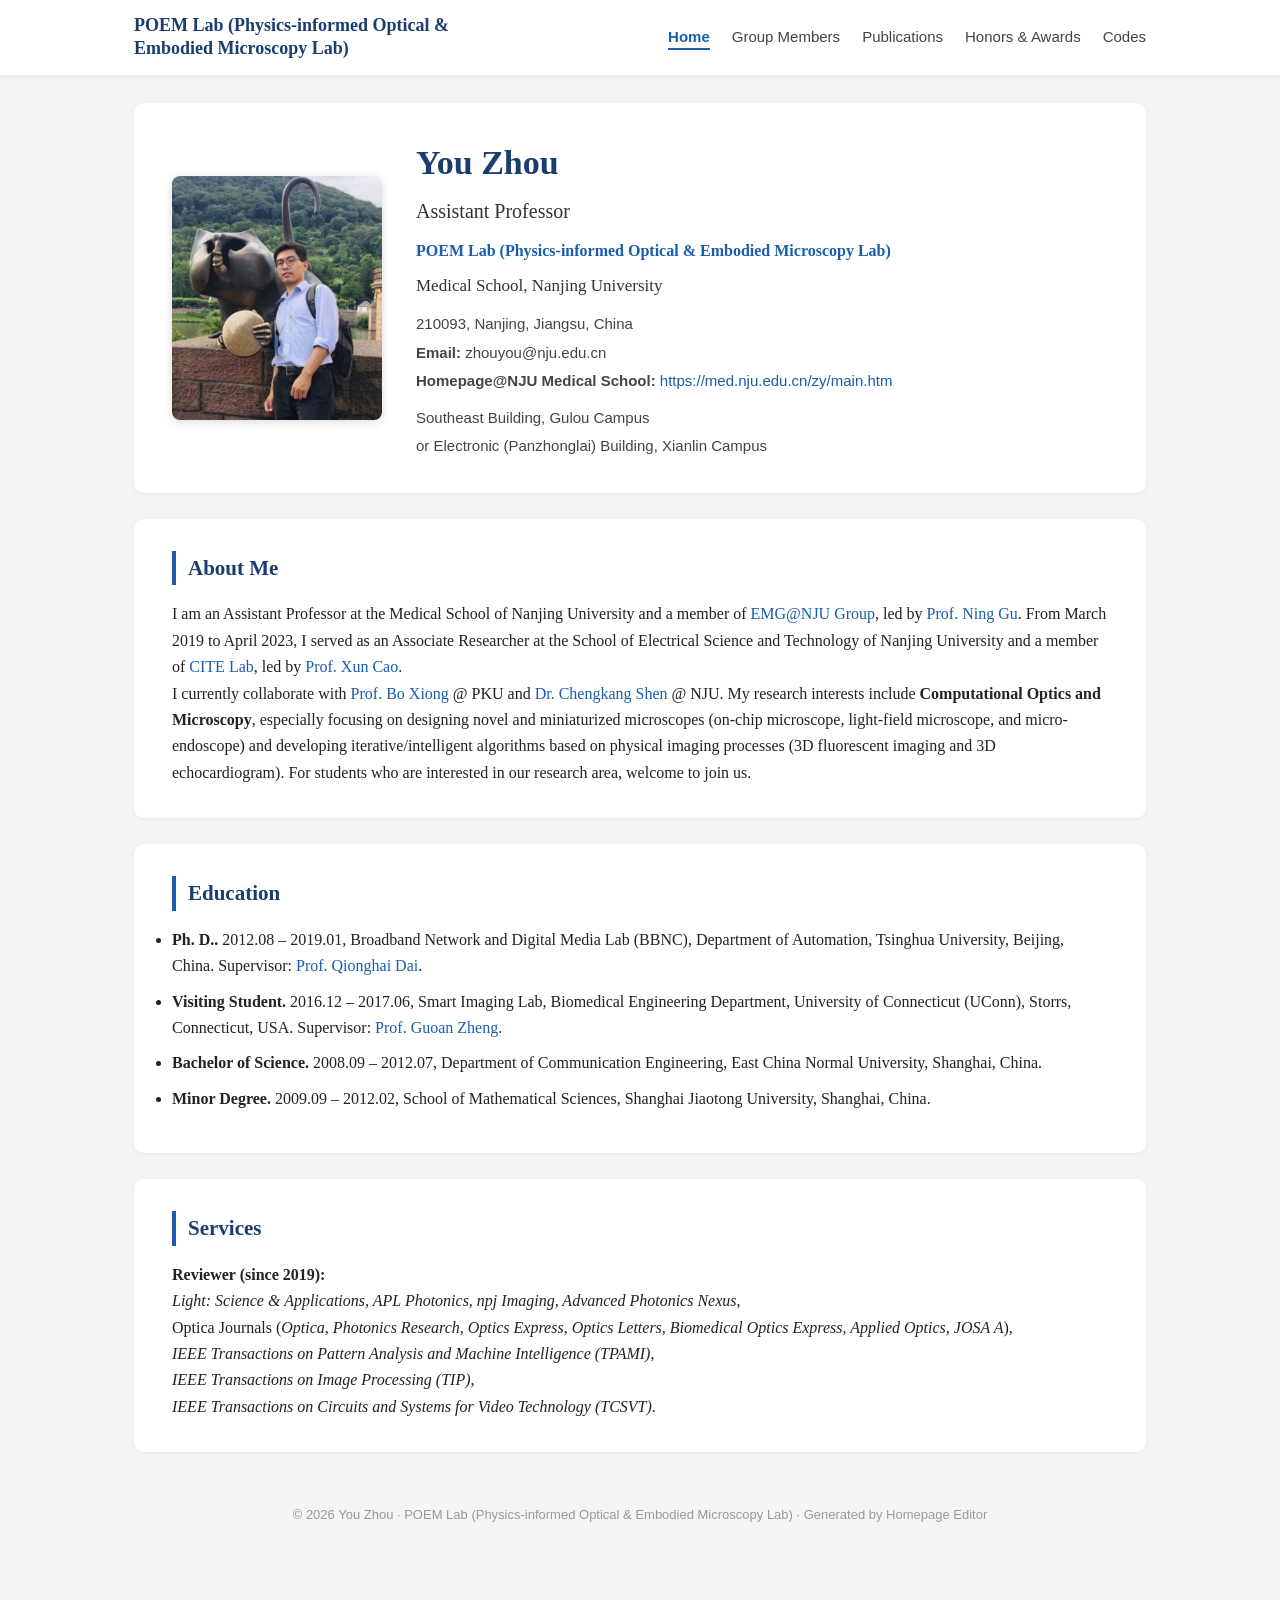
<file: index.html>
<!DOCTYPE html>
<html lang="en"><head><meta charset="utf-8"><meta name="viewport" content="width=device-width,initial-scale=1">
<title>You Zhou · POEM Lab (Physics-informed Optical &amp; Embodied Microscopy Lab)</title><link rel="stylesheet" href="style.css"></head><body>
<nav class="nav"><div class="nav-inner"><a class="brand" href="index.html">POEM Lab (Physics-informed Optical &amp; Embodied Microscopy Lab)</a><div class="links nav-links"><a href="index.html" class="active">Home</a><a href="members.html">Group Members</a><a href="publications.html">Publications</a><a href="honors.html">Honors & Awards</a><a href="codes.html">Codes</a></div></div></nav>
<div class="wrap">
<div class="card hero">
  <img src="photos/YZ_Hbg.jpg" alt="">
  <div class="info">
    <h1>You Zhou</h1>
    <div class="role">Assistant Professor</div>
    <div class="labline">POEM Lab (Physics-informed Optical &amp; Embodied Microscopy Lab)</div>
    <div class="role" style="font-size:17px">Medical School, Nanjing University</div>
    <div class="meta">210093, Nanjing, Jiangsu, China</div>
    <div class="meta"><strong>Email: </strong>zhouyou@nju.edu.cn</div>
    <div class="meta"><strong>Homepage@NJU Medical School: </strong><a href="https://med.nju.edu.cn/zy/main.htm" target="_blank">https://med.nju.edu.cn/zy/main.htm</a></div>
    <div class="meta" style="margin-top:8px">Southeast Building, Gulou Campus<br>or Electronic (Panzhonglai) Building, Xianlin Campus</div>
  </div>
</div>
<div class="card"><h2 class="sec">About Me</h2><p>I am an Assistant Professor at the Medical School of Nanjing University and a member of <a href="https://emg-nju.github.io/Homepage/" target="_blank">EMG@NJU Group</a>, led by <a href="https://med.nju.edu.cn/gn/main.htm" target="_blank">Prof. Ning Gu</a>. From March 2019 to April 2023, I served as an Associate Researcher at the School of Electrical Science and Technology of Nanjing University and a member of <a href="https://cite.nju.edu.cn/" target="_blank">CITE Lab</a>, led by <a href="https://cite.nju.edu.cn/People/Faculty/20190621/i5054.html" target="_blank">Prof. Xun Cao</a>.</p><p>I currently collaborate with <a href="https://imt.bjmu.edu.cn/szll/yjsds/yxgcjs_2/6657ae79fe2648efa71b0612b138c61c.htm" target="_blank">Prof. Bo Xiong</a> @ PKU and <a href="https://vision.nju.edu.cn/2c/f1/c29472a535793/page.htm" target="_blank">Dr. Chengkang Shen</a> @ NJU. My research interests include <strong>Computational Optics and Microscopy</strong>, especially focusing on designing novel and miniaturized microscopes (on-chip microscope, light-field microscope, and micro-endoscope) and developing iterative/intelligent algorithms based on physical imaging processes (3D fluorescent imaging and 3D echocardiogram). For students who are interested in our research area, welcome to join us.</p></div>
<div class="card"><h2 class="sec">Education</h2><ul class="edu"><li><strong>Ph. D..</strong> 2012.08 – 2019.01, Broadband Network and Digital Media Lab (BBNC), Department of Automation, Tsinghua University, Beijing, China. Supervisor: <a href="http://media.au.tsinghua.edu.cn/english/team/qhdai.html" target="_blank">Prof. Qionghai Dai</a>.</li><li><strong>Visiting Student.</strong> 2016.12 – 2017.06, Smart Imaging Lab, Biomedical Engineering Department, University of Connecticut (UConn), Storrs, Connecticut, USA. Supervisor: <a href="https://smartimaging.uconn.edu/our-team/" target="_blank">Prof. Guoan Zheng</a>.</li><li><strong>Bachelor of Science.</strong> 2008.09 – 2012.07, Department of Communication Engineering, East China Normal University, Shanghai, China.</li><li><strong>Minor Degree.</strong> 2009.09 – 2012.02, School of Mathematical Sciences, Shanghai Jiaotong University, Shanghai, China.</li></ul></div>
<div class="card"><h2 class="sec">Services</h2><p><strong>Reviewer (since 2019):</strong></p><p><em>Light: Science &amp; Applications, APL Photonics, npj Imaging,&nbsp;</em><i>Advanced Photonics Nexus,</i><br>Optica Journals (<em>Optica, Photonics Research, Optics Express, Optics Letters, Biomedical Optics Express, Applied Optics, JOSA A</em>),<br><em>IEEE Transactions on Pattern Analysis and Machine Intelligence (TPAMI)</em>,</p><p><i>IEEE Transactions on Image Processing (TIP),</i><br><em>IEEE Transactions on Circuits and Systems for Video Technology (TCSVT)</em>.</p></div>
<footer>© 2026 You Zhou · POEM Lab (Physics-informed Optical &amp; Embodied Microscopy Lab) · Generated by Homepage Editor</footer>
</div></body></html>
</file>
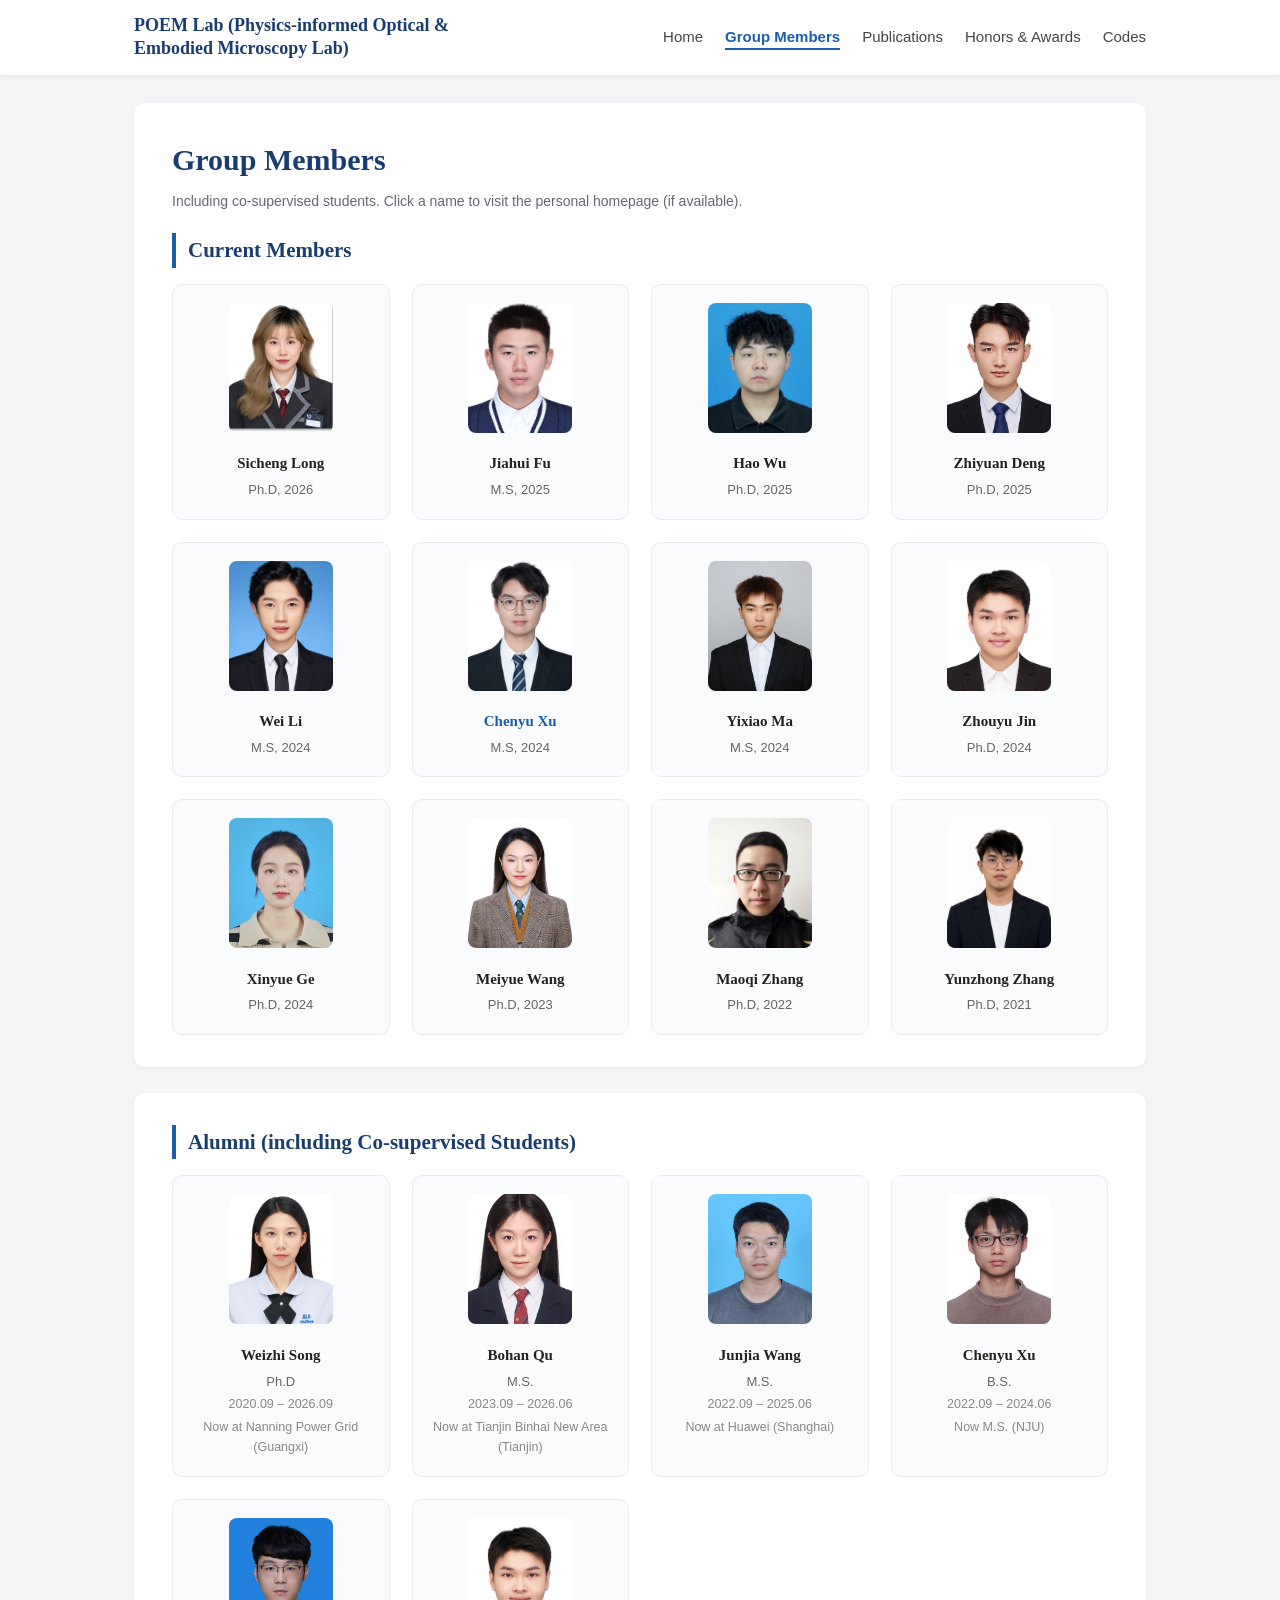
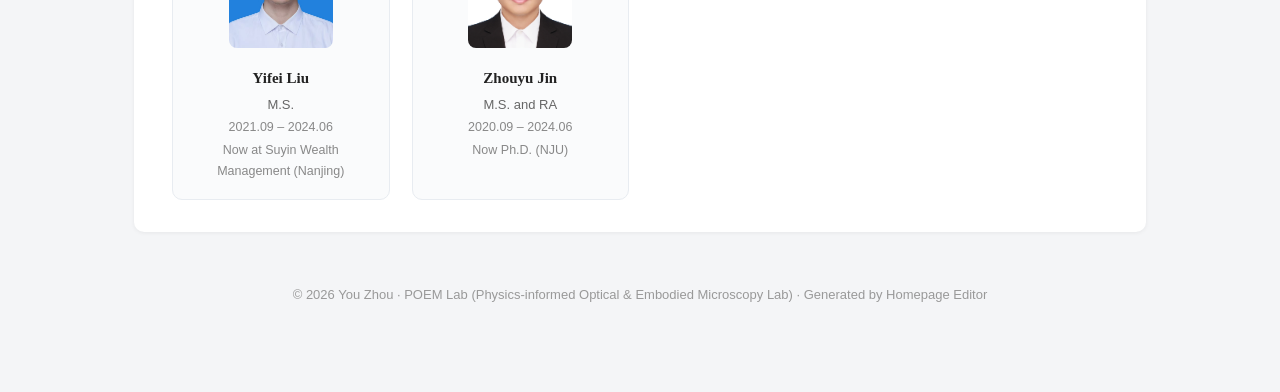
<file: members.html>
<!DOCTYPE html>
<html lang="en"><head><meta charset="utf-8"><meta name="viewport" content="width=device-width,initial-scale=1">
<title>Group Members - You Zhou · POEM Lab (Physics-informed Optical &amp; Embodied Microscopy Lab)</title><link rel="stylesheet" href="style.css"></head><body>
<nav class="nav"><div class="nav-inner"><a class="brand" href="index.html">POEM Lab (Physics-informed Optical &amp; Embodied Microscopy Lab)</a><div class="links nav-links"><a href="index.html">Home</a><a href="members.html" class="active">Group Members</a><a href="publications.html">Publications</a><a href="honors.html">Honors & Awards</a><a href="codes.html">Codes</a></div></div></nav>
<div class="wrap">
<div class="card"><h1 class="page-title">Group Members</h1>
<p style="color:#667;font-family:Verdana,sans-serif;font-size:14px">Including co-supervised students. Click a name to visit the personal homepage (if available).</p>
<h2 class="sec" style="margin-top:20px">Current Members</h2>
<div class="mgrid"><div class="mcard"><img src="photos/photo_1790515016506.jpg" alt=""><div class="nm">Sicheng Long</div><div class="dg">Ph.D, 2026</div></div><div class="mcard"><img src="photos/fujiahui.jpg" alt=""><div class="nm">Jiahui Fu</div><div class="dg">M.S, 2025</div></div><div class="mcard"><img src="photos/wuhao.jpg" alt=""><div class="nm">Hao Wu</div><div class="dg">Ph.D, 2025</div></div><div class="mcard"><img src="photos/dengzhiyuan.jpg" alt=""><div class="nm">Zhiyuan Deng</div><div class="dg">Ph.D, 2025</div></div><div class="mcard"><img src="photos/liwei.jpg" alt=""><div class="nm">Wei Li</div><div class="dg">M.S, 2024</div></div><div class="mcard"><img src="photos/photo_1790584128884.jpg" alt=""><div class="nm"><a href="https://chaos1025.github.io/" target="_blank">Chenyu Xu</a></div><div class="dg">M.S, 2024</div></div><div class="mcard"><img src="photos/mayixiao.jpg" alt=""><div class="nm">Yixiao Ma</div><div class="dg">M.S, 2024</div></div><div class="mcard"><img src="photos/jinzhouyu.jpg" alt=""><div class="nm">Zhouyu Jin</div><div class="dg">Ph.D, 2024</div></div><div class="mcard"><img src="photos/gexinyue.jpg" alt=""><div class="nm">Xinyue Ge</div><div class="dg">Ph.D, 2024</div></div><div class="mcard"><img src="photos/wangmeiyue.jpg" alt=""><div class="nm">Meiyue Wang</div><div class="dg">Ph.D, 2023</div></div><div class="mcard"><img src="photos/zhangmaoqi.jpg" alt=""><div class="nm">Maoqi Zhang</div><div class="dg">Ph.D, 2022</div></div><div class="mcard"><img src="photos/zhangyunzhong.png" alt=""><div class="nm">Yunzhong Zhang</div><div class="dg">Ph.D, 2021</div></div></div></div>
<div class="card"><h2 class="sec">Alumni (including Co-supervised Students)</h2>
<div class="mgrid"><div class="mcard"><img src="photos/photo_1790514822323.jpg" alt=""><div class="nm">Weizhi Song</div><div class="dg">Ph.D</div><div class="pd">2020.09 – 2026.09</div><div class="pd">Now at Nanning Power Grid (Guangxi)</div></div><div class="mcard"><img src="photos/qubohan.jpg" alt=""><div class="nm">Bohan Qu</div><div class="dg">M.S.</div><div class="pd">2023.09 – 2026.06</div><div class="pd">Now at Tianjin Binhai New Area (Tianjin)</div></div><div class="mcard"><img src="photos/wangjunjia.jpg" alt=""><div class="nm">Junjia Wang</div><div class="dg">M.S.</div><div class="pd">2022.09 – 2025.06</div><div class="pd">Now at Huawei (Shanghai)</div></div><div class="mcard"><img src="photos/xuchenyu.jpg" alt=""><div class="nm">Chenyu Xu</div><div class="dg">B.S.</div><div class="pd">2022.09 – 2024.06</div><div class="pd">Now M.S. (NJU)</div></div><div class="mcard"><img src="photos/liuyifei.jpg" alt=""><div class="nm">Yifei Liu</div><div class="dg">M.S.</div><div class="pd">2021.09 – 2024.06</div><div class="pd">Now at Suyin Wealth Management (Nanjing)</div></div><div class="mcard"><img src="photos/jinzhouyu.jpg" alt=""><div class="nm">Zhouyu Jin</div><div class="dg">M.S. and RA</div><div class="pd">2020.09 – 2024.06</div><div class="pd">Now Ph.D. (NJU)</div></div></div></div>
<footer>© 2026 You Zhou · POEM Lab (Physics-informed Optical &amp; Embodied Microscopy Lab) · Generated by Homepage Editor</footer>
</div></body></html>
</file>
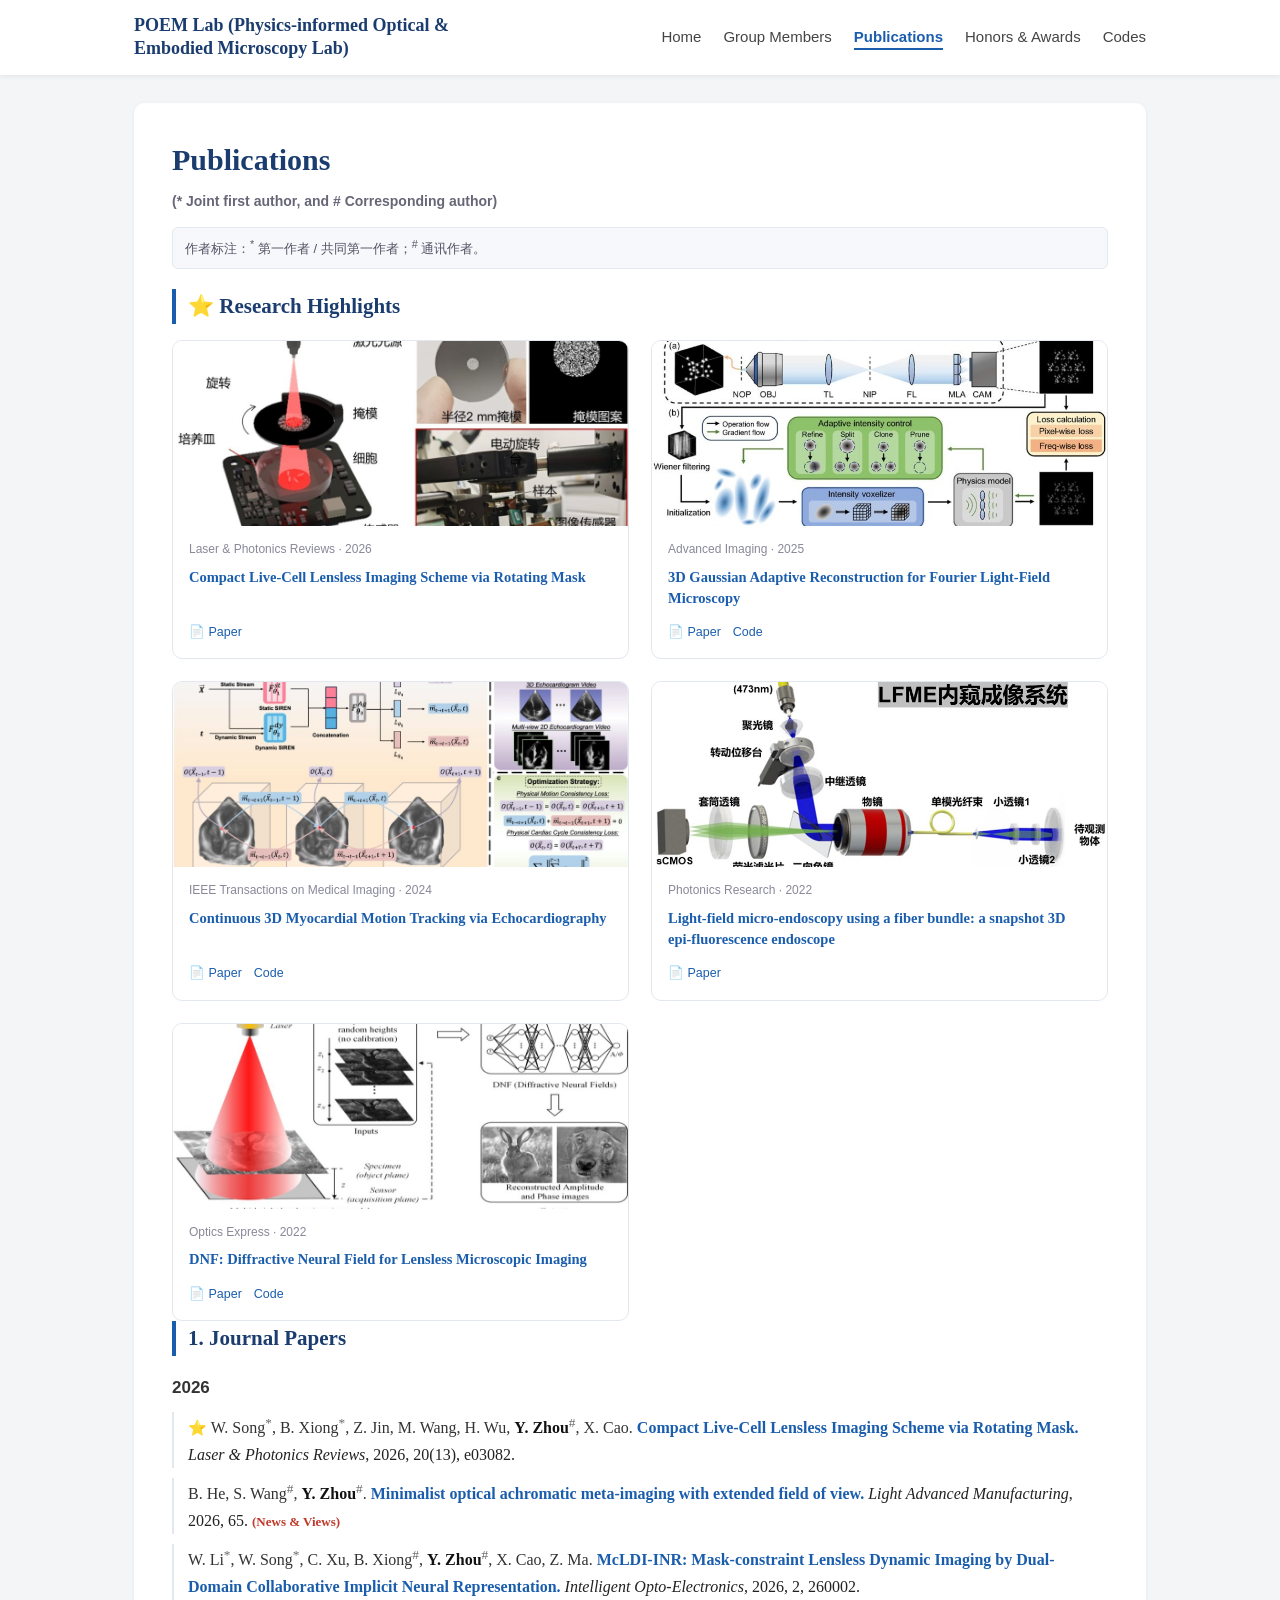
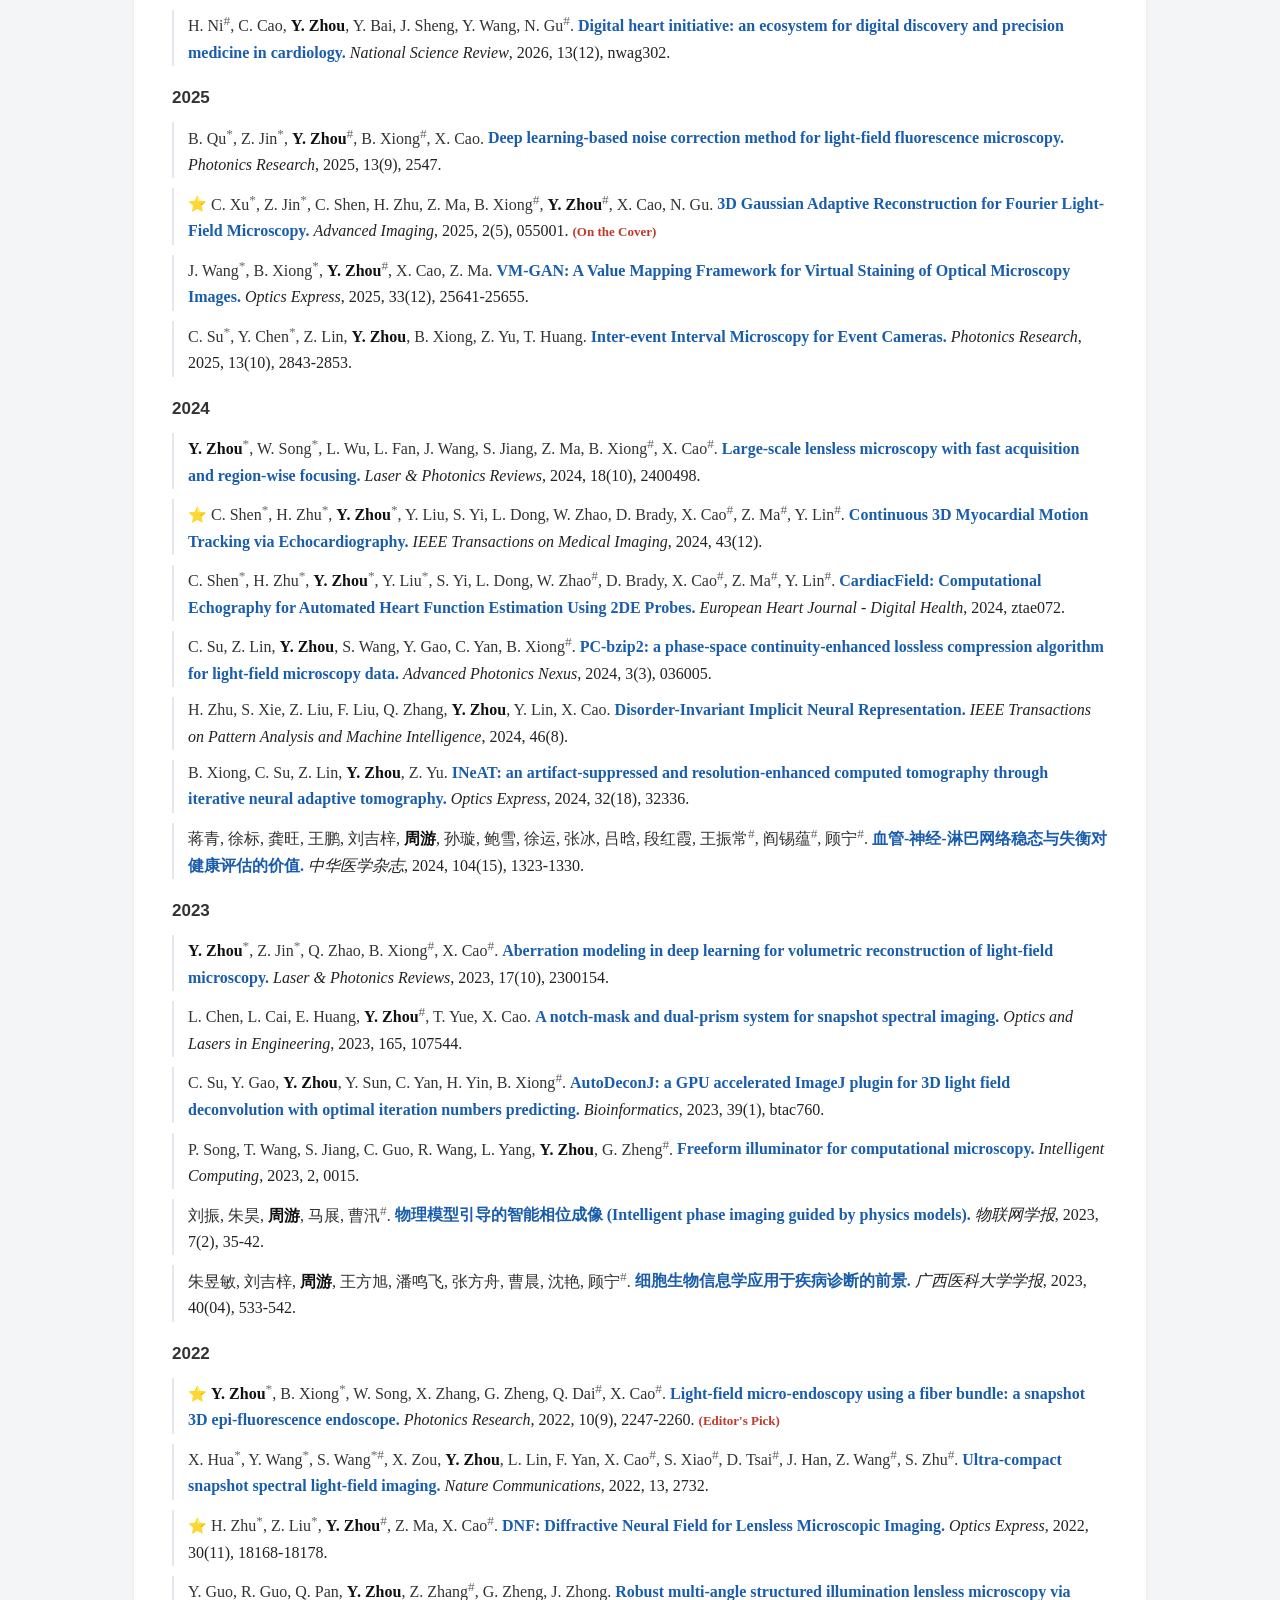
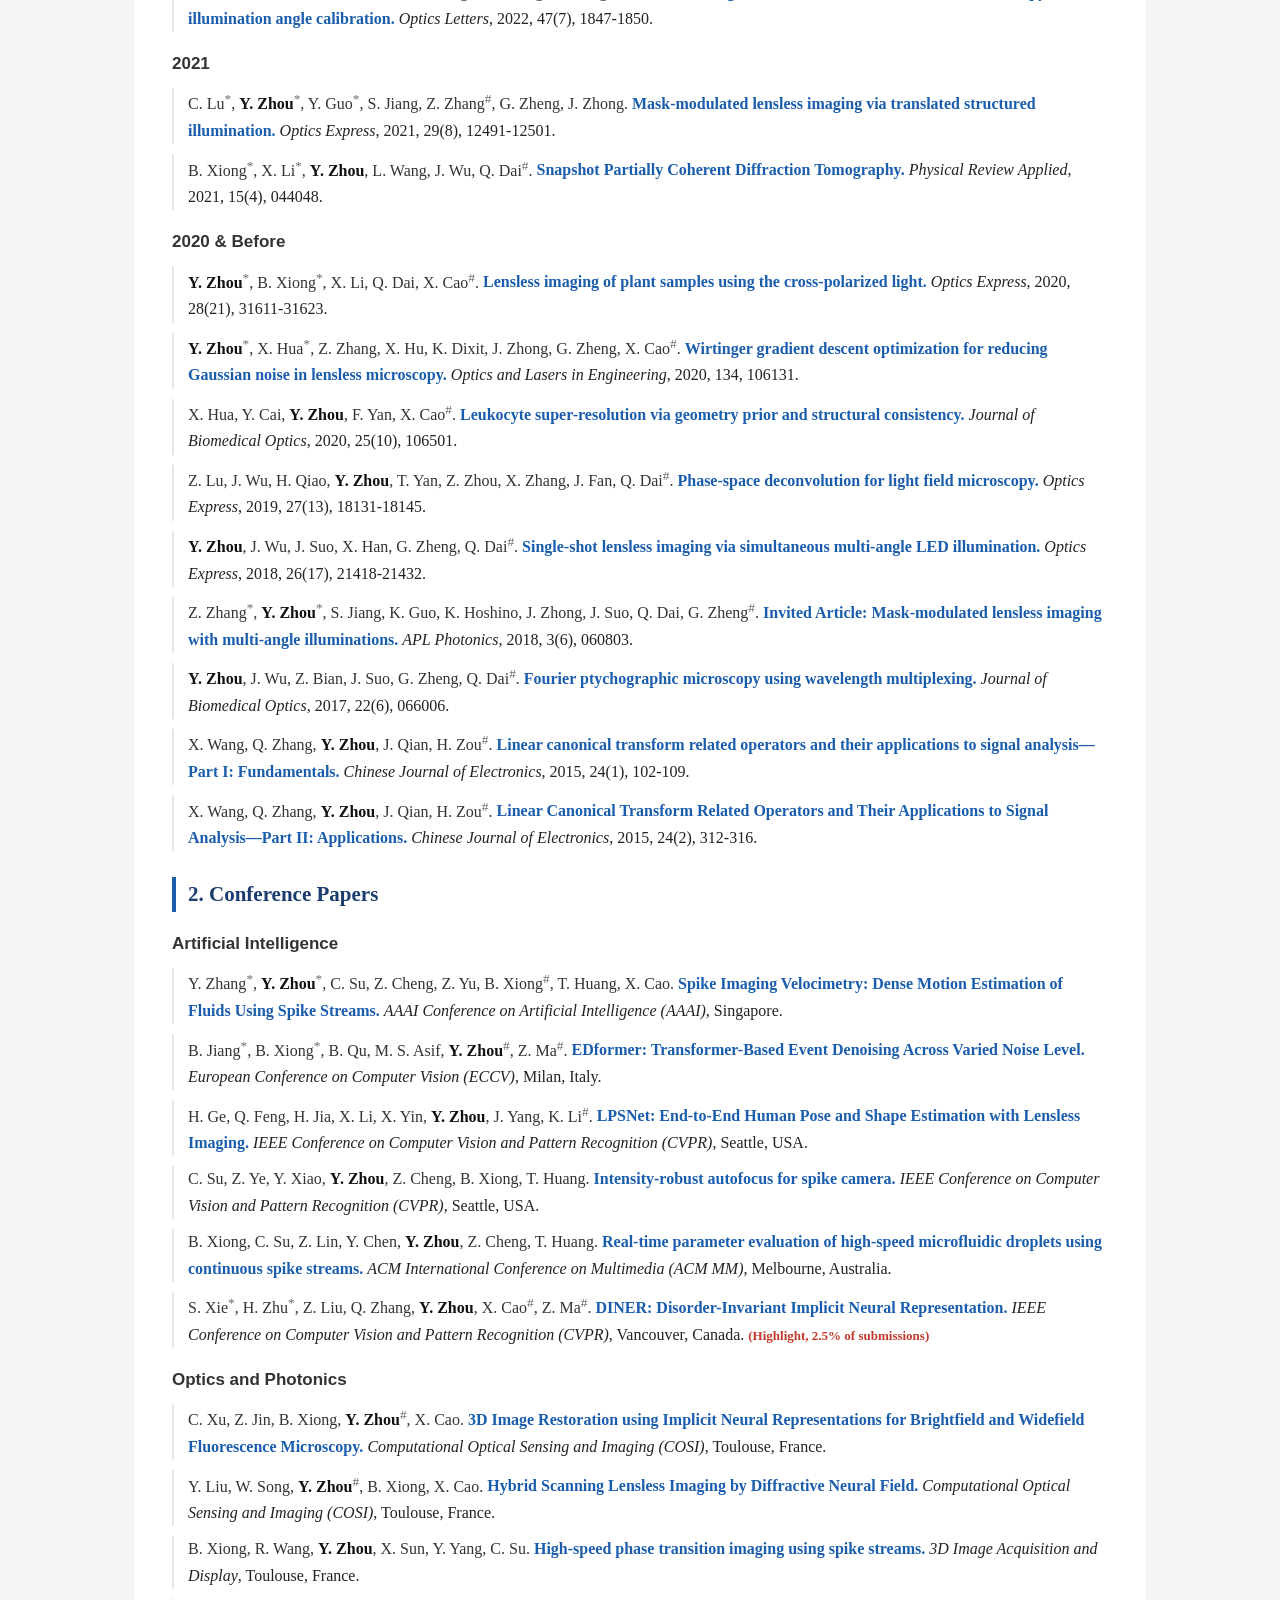
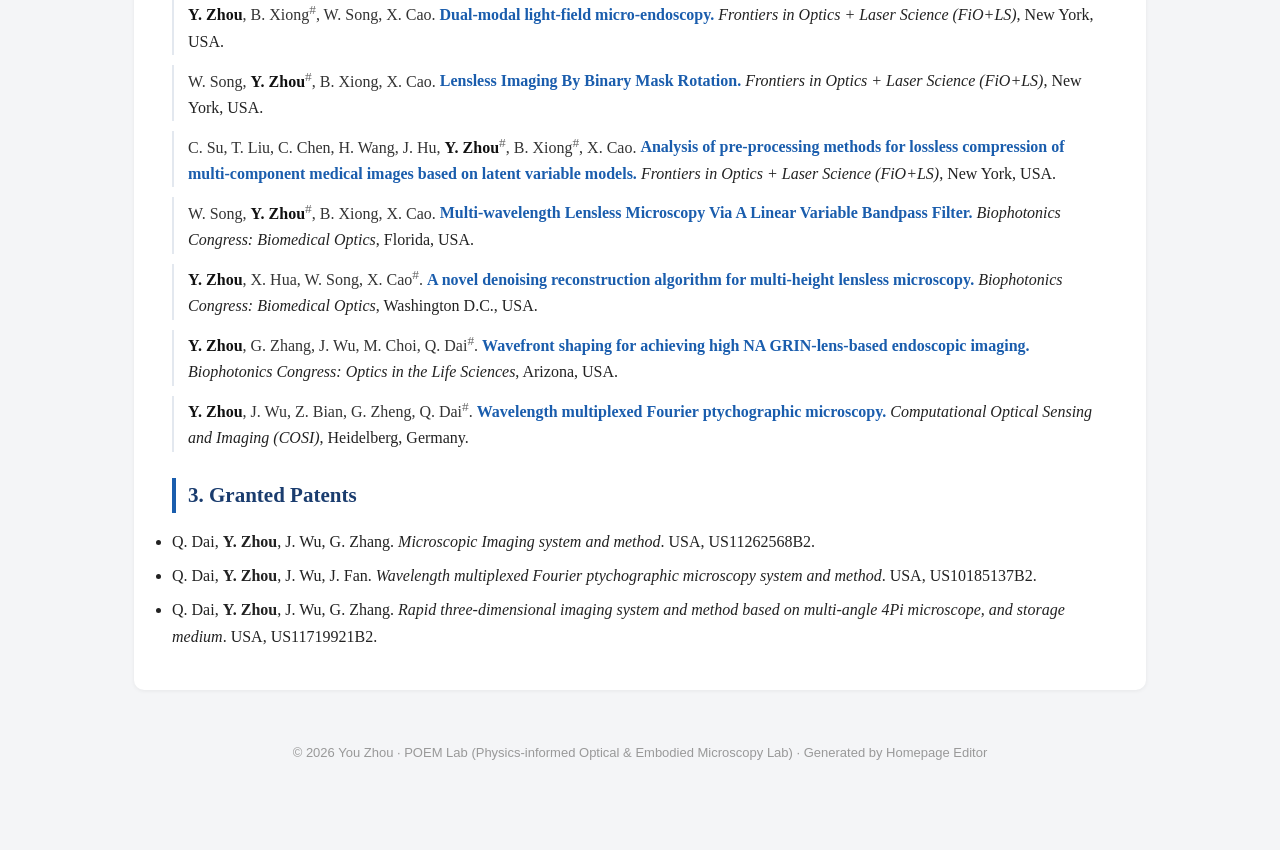
<file: publications.html>
<!DOCTYPE html>
<html lang="en"><head><meta charset="utf-8"><meta name="viewport" content="width=device-width,initial-scale=1">
<title>Publications - You Zhou · POEM Lab (Physics-informed Optical &amp; Embodied Microscopy Lab)</title><link rel="stylesheet" href="style.css"></head><body>
<nav class="nav"><div class="nav-inner"><a class="brand" href="index.html">POEM Lab (Physics-informed Optical &amp; Embodied Microscopy Lab)</a><div class="links nav-links"><a href="index.html">Home</a><a href="members.html">Group Members</a><a href="publications.html" class="active">Publications</a><a href="honors.html">Honors & Awards</a><a href="codes.html">Codes</a></div></div></nav>
<div class="wrap">
<div class="card">
<h1 class="page-title">Publications</h1>
<p style="color:#667;font-family:Verdana,sans-serif;font-size:14px;margin-bottom:14px"><strong>(* Joint first author, and # Corresponding author)</strong></p>
<p class="publegend">作者标注：<sup>*</sup> 第一作者 / 共同第一作者；<sup>#</sup> 通讯作者。</p>
<h2 class="sec" style="margin-top:20px">⭐ Research Highlights</h2><div class="hlgrid"><div class="hlcard"><div class="hlimg"><img src="photos/photo_1790576705213.jpg" alt=""></div><div class="hlbody"><div class="hlvenue">Laser &amp; Photonics Reviews · 2026</div><a class="hlt" href="https://onlinelibrary.wiley.com/doi/10.1002/lpor.202503082" target="_blank">Compact Live-Cell Lensless Imaging Scheme via Rotating Mask</a><div class="hllinks"><a href="https://onlinelibrary.wiley.com/doi/10.1002/lpor.202503082" target="_blank">📄 Paper</a></div></div></div><div class="hlcard"><div class="hlimg"><img src="photos/photo_1790576715246.jpg" alt=""></div><div class="hlbody"><div class="hlvenue">Advanced Imaging · 2025</div><a class="hlt" href="https://www.researching.cn/articles/OJ652a82f30d22719a" target="_blank">3D Gaussian Adaptive Reconstruction for Fourier Light-Field Microscopy</a><div class="hllinks"><a href="https://www.researching.cn/articles/OJ652a82f30d22719a" target="_blank">📄 Paper</a><a href="https://github.com/Chaos1025/3DGAT" target="_blank">Code</a></div></div></div><div class="hlcard"><div class="hlimg"><img src="photos/photo_1790576727552.jpg" alt=""></div><div class="hlbody"><div class="hlvenue">IEEE Transactions on Medical Imaging · 2024</div><a class="hlt" href="https://ieeexplore.ieee.org/document/10574837" target="_blank">Continuous 3D Myocardial Motion Tracking via Echocardiography</a><div class="hllinks"><a href="https://ieeexplore.ieee.org/document/10574837" target="_blank">📄 Paper</a><a href="https://njuvision.github.io/NeuralCMF/" target="_blank">Code</a></div></div></div><div class="hlcard"><div class="hlimg"><img src="photos/photo_1790576742353.jpg" alt=""></div><div class="hlbody"><div class="hlvenue">Photonics Research · 2022</div><a class="hlt" href="https://opg.optica.org/PRJ/abstract.cfm?uri=PRJ-10-9-2247" target="_blank">Light-field micro-endoscopy using a fiber bundle: a snapshot 3D epi-fluorescence endoscope</a><div class="hllinks"><a href="https://opg.optica.org/PRJ/abstract.cfm?uri=PRJ-10-9-2247" target="_blank">📄 Paper</a></div></div></div><div class="hlcard"><div class="hlimg"><img src="photos/photo_1790576751760.jpg" alt=""></div><div class="hlbody"><div class="hlvenue">Optics Express · 2022</div><a class="hlt" href="https://opg.optica.org/oe/fulltext.cfm?uri=oe-30-11-18168&amp;id=472748" target="_blank">DNF: Diffractive Neural Field for Lensless Microscopic Imaging</a><div class="hllinks"><a href="https://opg.optica.org/oe/fulltext.cfm?uri=oe-30-11-18168&amp;id=472748" target="_blank">📄 Paper</a><a href="https://github.com/liuzhen0212/DNF" target="_blank">Code</a></div></div></div></div>
<h2 class="sec">1. Journal Papers</h2><h3 class="year">2026</h3><div class="pub"><span class="hlmark" title="Research Highlight">⭐</span> <span class="a">W. Song<sup>*</sup>, B. Xiong<sup>*</sup>, Z. Jin, M. Wang, H. Wu, <strong class="me">Y. Zhou</strong><sup>#</sup>, X. Cao.</span> <a href="https://onlinelibrary.wiley.com/doi/10.1002/lpor.202503082" target="_blank"><span class="t">Compact Live-Cell Lensless Imaging Scheme via Rotating Mask.</span></a> <span class="v">Laser &amp; Photonics Reviews</span>, 2026, 20(13), e03082.</div><div class="pub"><span class="a">B. He, S. Wang<sup>#</sup>, <strong class="me">Y. Zhou</strong><sup>#</sup>.</span> <a href="https://www.light-am.com/article/doi/10.37188/lam.2026.065" target="_blank"><span class="t">Minimalist optical achromatic meta-imaging with extended field of view.</span></a> <span class="v">Light Advanced Manufacturing</span>, 2026, 65. <span class="note">(News &amp; Views)</span></div><div class="pub"><span class="a">W. Li<sup>*</sup>, W. Song<sup>*</sup>, C. Xu, B. Xiong<sup>#</sup>, <strong class="me">Y. Zhou</strong><sup>#</sup>, X. Cao, Z. Ma.</span> <a href="https://www.oejournal.org/ioe/article/id/b059a09b-ca49-4b9a-8df0-0217f2fe4d26" target="_blank"><span class="t">McLDI-INR: Mask-constraint Lensless Dynamic Imaging by Dual-Domain Collaborative Implicit Neural Representation.</span></a> <span class="v">Intelligent Opto-Electronics</span>, 2026, 2, 260002.</div><div class="pub"><span class="a">H. Ni<sup>#</sup>, C. Cao, <strong class="me">Y. Zhou</strong>, Y. Bai, J. Sheng, Y. Wang, N. Gu<sup>#</sup>.</span> <a href="https://academic.oup.com/nsr/article/13/12/nwag302/8692786" target="_blank"><span class="t">Digital heart initiative: an ecosystem for digital discovery and precision medicine in cardiology.</span></a> <span class="v">National Science Review</span>, 2026, 13(12), nwag302.</div><h3 class="year">2025</h3><div class="pub"><span class="a">B. Qu<sup>*</sup>, Z. Jin<sup>*</sup>, <strong class="me">Y. Zhou</strong><sup>#</sup>, B. Xiong<sup>#</sup>, X. Cao.</span> <a href="https://opg.optica.org/prj/fulltext.cfm?uri=prj-13-9-2547&amp;id=576050" target="_blank"><span class="t">Deep learning-based noise correction method for light-field fluorescence microscopy.</span></a> <span class="v">Photonics Research</span>, 2025, 13(9), 2547.</div><div class="pub"><span class="hlmark" title="Research Highlight">⭐</span> <span class="a">C. Xu<sup>*</sup>, Z. Jin<sup>*</sup>, C. Shen, H. Zhu, Z. Ma, B. Xiong<sup>#</sup>, <strong class="me">Y. Zhou</strong><sup>#</sup>, X. Cao, N. Gu.</span> <a href="https://www.researching.cn/articles/OJ652a82f30d22719a" target="_blank"><span class="t">3D Gaussian Adaptive Reconstruction for Fourier Light-Field Microscopy.</span></a> <span class="v">Advanced Imaging</span>, 2025, 2(5), 055001. <span class="note">(On the Cover)</span></div><div class="pub"><span class="a">J. Wang<sup>*</sup>, B. Xiong<sup>*</sup>, <strong class="me">Y. Zhou</strong><sup>#</sup>, X. Cao, Z. Ma.</span> <a href="https://opg.optica.org/oe/fulltext.cfm?uri=oe-33-12-25641&amp;id=572752" target="_blank"><span class="t">VM-GAN: A Value Mapping Framework for Virtual Staining of Optical Microscopy Images.</span></a> <span class="v">Optics Express</span>, 2025, 33(12), 25641-25655.</div><div class="pub"><span class="a">C. Su<sup>*</sup>, Y. Chen<sup>*</sup>, Z. Lin, <strong class="me">Y. Zhou</strong>, B. Xiong, Z. Yu, T. Huang.</span> <a href="https://opg.optica.org/prj/fulltext.cfm?uri=prj-13-10-2843" target="_blank"><span class="t">Inter-event Interval Microscopy for Event Cameras.</span></a> <span class="v">Photonics Research</span>, 2025, 13(10), 2843-2853.</div><h3 class="year">2024</h3><div class="pub"><span class="a"><strong class="me">Y. Zhou</strong><sup>*</sup>, W. Song<sup>*</sup>, L. Wu, L. Fan, J. Wang, S. Jiang, Z. Ma, B. Xiong<sup>#</sup>, X. Cao<sup>#</sup>.</span> <a href="https://onlinelibrary.wiley.com/doi/10.1002/lpor.202400498" target="_blank"><span class="t">Large-scale lensless microscopy with fast acquisition and region-wise focusing.</span></a> <span class="v">Laser &amp; Photonics Reviews</span>, 2024, 18(10), 2400498.</div><div class="pub"><span class="hlmark" title="Research Highlight">⭐</span> <span class="a">C. Shen<sup>*</sup>, H. Zhu<sup>*</sup>, <strong class="me">Y. Zhou</strong><sup>*</sup>, Y. Liu, S. Yi, L. Dong, W. Zhao, D. Brady, X. Cao<sup>#</sup>, Z. Ma<sup>#</sup>, Y. Lin<sup>#</sup>.</span> <a href="https://ieeexplore.ieee.org/document/10574837" target="_blank"><span class="t">Continuous 3D Myocardial Motion Tracking via Echocardiography.</span></a> <span class="v">IEEE Transactions on Medical Imaging</span>, 2024, 43(12).</div><div class="pub"><span class="a">C. Shen<sup>*</sup>, H. Zhu<sup>*</sup>, <strong class="me">Y. Zhou</strong><sup>*</sup>, Y. Liu<sup>*</sup>, S. Yi, L. Dong, W. Zhao<sup>#</sup>, D. Brady, X. Cao<sup>#</sup>, Z. Ma<sup>#</sup>, Y. Lin<sup>#</sup>.</span> <a href="https://academic.oup.com/ehjdh/advance-article/doi/10.1093/ehjdh/ztae072/7774032" target="_blank"><span class="t">CardiacField: Computational Echography for Automated Heart Function Estimation Using 2DE Probes.</span></a> <span class="v">European Heart Journal - Digital Health</span>, 2024, ztae072.</div><div class="pub"><span class="a">C. Su, Z. Lin, <strong class="me">Y. Zhou</strong>, S. Wang, Y. Gao, C. Yan, B. Xiong<sup>#</sup>.</span> <a href="https://www.opticsjournal.net/Articles/OJfaaa69f37c43c2f9/Abstract" target="_blank"><span class="t">PC-bzip2: a phase-space continuity-enhanced lossless compression algorithm for light-field microscopy data.</span></a> <span class="v">Advanced Photonics Nexus</span>, 2024, 3(3), 036005.</div><div class="pub"><span class="a">H. Zhu, S. Xie, Z. Liu, F. Liu, Q. Zhang, <strong class="me">Y. Zhou</strong>, Y. Lin, X. Cao.</span> <a href="https://ieeexplore.ieee.org/abstract/document/10436706" target="_blank"><span class="t">Disorder-Invariant Implicit Neural Representation.</span></a> <span class="v">IEEE Transactions on Pattern Analysis and Machine Intelligence</span>, 2024, 46(8).</div><div class="pub"><span class="a">B. Xiong, C. Su, Z. Lin, <strong class="me">Y. Zhou</strong>, Z. Yu.</span> <a href="https://opg.optica.org/oe/fulltext.cfm?uri=oe-32-18-32336&amp;id=554823" target="_blank"><span class="t">INeAT: an artifact-suppressed and resolution-enhanced computed tomography through iterative neural adaptive tomography.</span></a> <span class="v">Optics Express</span>, 2024, 32(18), 32336.</div><div class="pub"><span class="a">蒋青, 徐标, 龚旺, 王鹏, 刘吉梓, <strong class="me">周游</strong>, 孙璇, 鲍雪, 徐运, 张冰, 吕晗, 段红霞, 王振常<sup>#</sup>, 阎锡蕴<sup>#</sup>, 顾宁<sup>#</sup>.</span> <a href="https://rs.yiigle.com/cmaid/1494869" target="_blank"><span class="t">血管-神经-淋巴网络稳态与失衡对健康评估的价值.</span></a> <span class="v">中华医学杂志</span>, 2024, 104(15), 1323-1330.</div><h3 class="year">2023</h3><div class="pub"><span class="a"><strong class="me">Y. Zhou</strong><sup>*</sup>, Z. Jin<sup>*</sup>, Q. Zhao, B. Xiong<sup>#</sup>, X. Cao<sup>#</sup>.</span> <a href="https://onlinelibrary.wiley.com/doi/10.1002/lpor.202300154" target="_blank"><span class="t">Aberration modeling in deep learning for volumetric reconstruction of light-field microscopy.</span></a> <span class="v">Laser &amp; Photonics Reviews</span>, 2023, 17(10), 2300154.</div><div class="pub"><span class="a">L. Chen, L. Cai, E. Huang, <strong class="me">Y. Zhou</strong><sup>#</sup>, T. Yue, X. Cao.</span> <a href="https://www.sciencedirect.com/science/article/pii/S0143816623000738" target="_blank"><span class="t">A notch-mask and dual-prism system for snapshot spectral imaging.</span></a> <span class="v">Optics and Lasers in Engineering</span>, 2023, 165, 107544.</div><div class="pub"><span class="a">C. Su, Y. Gao, <strong class="me">Y. Zhou</strong>, Y. Sun, C. Yan, H. Yin, B. Xiong<sup>#</sup>.</span> <a href="https://academic.oup.com/bioinformatics/advance-article/doi/10.1093/bioinformatics/btac760/6849514" target="_blank"><span class="t">AutoDeconJ: a GPU accelerated ImageJ plugin for 3D light field deconvolution with optimal iteration numbers predicting.</span></a> <span class="v">Bioinformatics</span>, 2023, 39(1), btac760.</div><div class="pub"><span class="a">P. Song, T. Wang, S. Jiang, C. Guo, R. Wang, L. Yang, <strong class="me">Y. Zhou</strong>, G. Zheng<sup>#</sup>.</span> <a href="https://spj.science.org/doi/10.34133/icomputing.0015" target="_blank"><span class="t">Freeform illuminator for computational microscopy.</span></a> <span class="v">Intelligent Computing</span>, 2023, 2, 0015.</div><div class="pub"><span class="a">刘振, 朱昊, <strong class="me">周游</strong>, 马展, 曹汛<sup>#</sup>.</span> <a href="http://www.infocomm-journal.com/wlw/CN/10.11959/j.issn.2096-3750.2023.00345" target="_blank"><span class="t">物理模型引导的智能相位成像 (Intelligent phase imaging guided by physics models).</span></a> <span class="v">物联网学报</span>, 2023, 7(2), 35-42.</div><div class="pub"><span class="a">朱昱敏, 刘吉梓, <strong class="me">周游</strong>, 王方旭, 潘鸣飞, 张方舟, 曹晨, 沈艳, 顾宁<sup>#</sup>.</span> <span class="t">细胞生物信息学应用于疾病诊断的前景.</span> <span class="v">广西医科大学学报</span>, 2023, 40(04), 533-542.</div><h3 class="year">2022</h3><div class="pub"><span class="hlmark" title="Research Highlight">⭐</span> <span class="a"><strong class="me">Y. Zhou</strong><sup>*</sup>, B. Xiong<sup>*</sup>, W. Song, X. Zhang, G. Zheng, Q. Dai<sup>#</sup>, X. Cao<sup>#</sup>.</span> <a href="https://opg.optica.org/PRJ/abstract.cfm?uri=PRJ-10-9-2247" target="_blank"><span class="t">Light-field micro-endoscopy using a fiber bundle: a snapshot 3D epi-fluorescence endoscope.</span></a> <span class="v">Photonics Research</span>, 2022, 10(9), 2247-2260. <span class="note">(Editor&#x27;s Pick)</span></div><div class="pub"><span class="a">X. Hua<sup>*</sup>, Y. Wang<sup>*</sup>, S. Wang<sup>*</sup><sup>#</sup>, X. Zou, <strong class="me">Y. Zhou</strong>, L. Lin, F. Yan, X. Cao<sup>#</sup>, S. Xiao<sup>#</sup>, D. Tsai<sup>#</sup>, J. Han, Z. Wang<sup>#</sup>, S. Zhu<sup>#</sup>.</span> <a href="https://www.nature.com/articles/s41467-022-30439-9" target="_blank"><span class="t">Ultra-compact snapshot spectral light-field imaging.</span></a> <span class="v">Nature Communications</span>, 2022, 13, 2732.</div><div class="pub"><span class="hlmark" title="Research Highlight">⭐</span> <span class="a">H. Zhu<sup>*</sup>, Z. Liu<sup>*</sup>, <strong class="me">Y. Zhou</strong><sup>#</sup>, Z. Ma, X. Cao<sup>#</sup>.</span> <a href="https://opg.optica.org/oe/fulltext.cfm?uri=oe-30-11-18168&amp;id=472748" target="_blank"><span class="t">DNF: Diffractive Neural Field for Lensless Microscopic Imaging.</span></a> <span class="v">Optics Express</span>, 2022, 30(11), 18168-18178.</div><div class="pub"><span class="a">Y. Guo, R. Guo, Q. Pan, <strong class="me">Y. Zhou</strong>, Z. Zhang<sup>#</sup>, G. Zheng, J. Zhong.</span> <a href="https://opg.optica.org/ol/abstract.cfm?uri=ol-47-7-1847" target="_blank"><span class="t">Robust multi-angle structured illumination lensless microscopy via illumination angle calibration.</span></a> <span class="v">Optics Letters</span>, 2022, 47(7), 1847-1850.</div><h3 class="year">2021</h3><div class="pub"><span class="a">C. Lu<sup>*</sup>, <strong class="me">Y. Zhou</strong><sup>*</sup>, Y. Guo<sup>*</sup>, S. Jiang, Z. Zhang<sup>#</sup>, G. Zheng, J. Zhong.</span> <a href="https://opg.optica.org/oe/fulltext.cfm?uri=oe-29-8-12491&amp;id=449969" target="_blank"><span class="t">Mask-modulated lensless imaging via translated structured illumination.</span></a> <span class="v">Optics Express</span>, 2021, 29(8), 12491-12501.</div><div class="pub"><span class="a">B. Xiong<sup>*</sup>, X. Li<sup>*</sup>, <strong class="me">Y. Zhou</strong>, L. Wang, J. Wu, Q. Dai<sup>#</sup>.</span> <a href="https://journals.aps.org/prapplied/abstract/10.1103/PhysRevApplied.15.044048" target="_blank"><span class="t">Snapshot Partially Coherent Diffraction Tomography.</span></a> <span class="v">Physical Review Applied</span>, 2021, 15(4), 044048.</div><h3 class="year">2020 &amp; Before</h3><div class="pub"><span class="a"><strong class="me">Y. Zhou</strong><sup>*</sup>, B. Xiong<sup>*</sup>, X. Li, Q. Dai, X. Cao<sup>#</sup>.</span> <a href="https://opg.optica.org/oe/fulltext.cfm?uri=oe-28-21-31611&amp;id=440890" target="_blank"><span class="t">Lensless imaging of plant samples using the cross-polarized light.</span></a> <span class="v">Optics Express</span>, 2020, 28(21), 31611-31623.</div><div class="pub"><span class="a"><strong class="me">Y. Zhou</strong><sup>*</sup>, X. Hua<sup>*</sup>, Z. Zhang, X. Hu, K. Dixit, J. Zhong, G. Zheng, X. Cao<sup>#</sup>.</span> <a href="https://www.sciencedirect.com/science/article/pii/S0143816620300671" target="_blank"><span class="t">Wirtinger gradient descent optimization for reducing Gaussian noise in lensless microscopy.</span></a> <span class="v">Optics and Lasers in Engineering</span>, 2020, 134, 106131.</div><div class="pub"><span class="a">X. Hua, Y. Cai, <strong class="me">Y. Zhou</strong>, F. Yan, X. Cao<sup>#</sup>.</span> <a href="https://www.spiedigitallibrary.org/journals/journal-of-biomedical-optics/volume-25/issue-10/106501/Leukocyte-super-resolution-via-geometry-prior-and-structural-consistency/10.1117/1.JBO.25.10.106501.full" target="_blank"><span class="t">Leukocyte super-resolution via geometry prior and structural consistency.</span></a> <span class="v">Journal of Biomedical Optics</span>, 2020, 25(10), 106501.</div><div class="pub"><span class="a">Z. Lu, J. Wu, H. Qiao, <strong class="me">Y. Zhou</strong>, T. Yan, Z. Zhou, X. Zhang, J. Fan, Q. Dai<sup>#</sup>.</span> <a href="https://opg.optica.org/oe/fulltext.cfm?uri=oe-27-13-18131&amp;id=413790" target="_blank"><span class="t">Phase-space deconvolution for light field microscopy.</span></a> <span class="v">Optics Express</span>, 2019, 27(13), 18131-18145.</div><div class="pub"><span class="a"><strong class="me">Y. Zhou</strong>, J. Wu, J. Suo, X. Han, G. Zheng, Q. Dai<sup>#</sup>.</span> <a href="https://opg.optica.org/oe/fulltext.cfm?uri=oe-26-17-21418&amp;id=396015" target="_blank"><span class="t">Single-shot lensless imaging via simultaneous multi-angle LED illumination.</span></a> <span class="v">Optics Express</span>, 2018, 26(17), 21418-21432.</div><div class="pub"><span class="a">Z. Zhang<sup>*</sup>, <strong class="me">Y. Zhou</strong><sup>*</sup>, S. Jiang, K. Guo, K. Hoshino, J. Zhong, J. Suo, Q. Dai, G. Zheng<sup>#</sup>.</span> <a href="https://pubs.aip.org/aip/app/article/3/6/060803/894559" target="_blank"><span class="t">Invited Article: Mask-modulated lensless imaging with multi-angle illuminations.</span></a> <span class="v">APL Photonics</span>, 2018, 3(6), 060803.</div><div class="pub"><span class="a"><strong class="me">Y. Zhou</strong>, J. Wu, Z. Bian, J. Suo, G. Zheng, Q. Dai<sup>#</sup>.</span> <a href="https://www.spiedigitallibrary.org/journals/journal-of-biomedical-optics/volume-22/issue-6/066006/Fourier-ptychographic-microscopy-using-wavelength-multiplexing/10.1117/1.JBO.22.6.066006.full" target="_blank"><span class="t">Fourier ptychographic microscopy using wavelength multiplexing.</span></a> <span class="v">Journal of Biomedical Optics</span>, 2017, 22(6), 066006.</div><div class="pub"><span class="a">X. Wang, Q. Zhang, <strong class="me">Y. Zhou</strong>, J. Qian, H. Zou<sup>#</sup>.</span> <a href="https://ietresearch.onlinelibrary.wiley.com/doi/10.1049/cje.2015.01.017" target="_blank"><span class="t">Linear canonical transform related operators and their applications to signal analysis—Part I: Fundamentals.</span></a> <span class="v">Chinese Journal of Electronics</span>, 2015, 24(1), 102-109.</div><div class="pub"><span class="a">X. Wang, Q. Zhang, <strong class="me">Y. Zhou</strong>, J. Qian, H. Zou<sup>#</sup>.</span> <a href="https://ietresearch.onlinelibrary.wiley.com/doi/10.1049/cje.2015.04.014" target="_blank"><span class="t">Linear Canonical Transform Related Operators and Their Applications to Signal Analysis—Part II: Applications.</span></a> <span class="v">Chinese Journal of Electronics</span>, 2015, 24(2), 312-316.</div>
<h2 class="sec" style="margin-top:26px">2. Conference Papers</h2><h3 class="year">Artificial Intelligence</h3><div class="pub"><span class="a">Y. Zhang<sup>*</sup>, <strong class="me">Y. Zhou</strong><sup>*</sup>, C. Su, Z. Cheng, Z. Yu, B. Xiong<sup>#</sup>, T. Huang, X. Cao.</span> <span class="t">Spike Imaging Velocimetry: Dense Motion Estimation of Fluids Using Spike Streams.</span> <span class="v">AAAI Conference on Artificial Intelligence (AAAI)</span>, Singapore.</div><div class="pub"><span class="a">B. Jiang<sup>*</sup>, B. Xiong<sup>*</sup>, B. Qu, M. S. Asif, <strong class="me">Y. Zhou</strong><sup>#</sup>, Z. Ma<sup>#</sup>.</span> <a href="https://link.springer.com/chapter/10.1007/978-3-031-73383-3_12" target="_blank"><span class="t">EDformer: Transformer-Based Event Denoising Across Varied Noise Level.</span></a> <span class="v">European Conference on Computer Vision (ECCV)</span>, Milan, Italy.</div><div class="pub"><span class="a">H. Ge, Q. Feng, H. Jia, X. Li, X. Yin, <strong class="me">Y. Zhou</strong>, J. Yang, K. Li<sup>#</sup>.</span> <a href="https://ieeexplore.ieee.org/document/10658368" target="_blank"><span class="t">LPSNet: End-to-End Human Pose and Shape Estimation with Lensless Imaging.</span></a> <span class="v">IEEE Conference on Computer Vision and Pattern Recognition (CVPR)</span>, Seattle, USA.</div><div class="pub"><span class="a">C. Su, Z. Ye, Y. Xiao, <strong class="me">Y. Zhou</strong>, Z. Cheng, B. Xiong, T. Huang.</span> <a href="https://openaccess.thecvf.com/content/CVPR2024/html/Su_Intensity-Robust_Autofocus_for_Spike_Camera_CVPR_2024_paper.html" target="_blank"><span class="t">Intensity-robust autofocus for spike camera.</span></a> <span class="v">IEEE Conference on Computer Vision and Pattern Recognition (CVPR)</span>, Seattle, USA.</div><div class="pub"><span class="a">B. Xiong, C. Su, Z. Lin, Y. Chen, <strong class="me">Y. Zhou</strong>, Z. Cheng, T. Huang.</span> <a href="https://dl.acm.org/doi/abs/10.1145/3664647.3681378" target="_blank"><span class="t">Real-time parameter evaluation of high-speed microfluidic droplets using continuous spike streams.</span></a> <span class="v">ACM International Conference on Multimedia (ACM MM)</span>, Melbourne, Australia.</div><div class="pub"><span class="a">S. Xie<sup>*</sup>, H. Zhu<sup>*</sup>, Z. Liu, Q. Zhang, <strong class="me">Y. Zhou</strong>, X. Cao<sup>#</sup>, Z. Ma<sup>#</sup>.</span> <a href="https://ieeexplore.ieee.org/document/10205321" target="_blank"><span class="t">DINER: Disorder-Invariant Implicit Neural Representation.</span></a> <span class="v">IEEE Conference on Computer Vision and Pattern Recognition (CVPR)</span>, Vancouver, Canada. <span class="note">(Highlight, 2.5% of submissions)</span></div><h3 class="year">Optics and Photonics</h3><div class="pub"><span class="a">C. Xu, Z. Jin, B. Xiong, <strong class="me">Y. Zhou</strong><sup>#</sup>, X. Cao.</span> <a href="https://opg.optica.org/abstract.cfm?URI=COSI-2024-CTh4B.5" target="_blank"><span class="t">3D Image Restoration using Implicit Neural Representations for Brightfield and Widefield Fluorescence Microscopy.</span></a> <span class="v">Computational Optical Sensing and Imaging (COSI)</span>, Toulouse, France.</div><div class="pub"><span class="a">Y. Liu, W. Song, <strong class="me">Y. Zhou</strong><sup>#</sup>, B. Xiong, X. Cao.</span> <a href="https://opg.optica.org/abstract.cfm?URI=COSI-2024-CF1A.4" target="_blank"><span class="t">Hybrid Scanning Lensless Imaging by Diffractive Neural Field.</span></a> <span class="v">Computational Optical Sensing and Imaging (COSI)</span>, Toulouse, France.</div><div class="pub"><span class="a">B. Xiong, R. Wang, <strong class="me">Y. Zhou</strong>, X. Sun, Y. Yang, C. Su.</span> <a href="https://opg.optica.org/abstract.cfm?URI=3D-2024-JD6A.2" target="_blank"><span class="t">High-speed phase transition imaging using spike streams.</span></a> <span class="v">3D Image Acquisition and Display</span>, Toulouse, France.</div><div class="pub"><span class="a"><strong class="me">Y. Zhou</strong>, B. Xiong<sup>#</sup>, W. Song, X. Cao.</span> <a href="https://opg.optica.org/abstract.cfm?uri=FiO-2022-JW4B.45" target="_blank"><span class="t">Dual-modal light-field micro-endoscopy.</span></a> <span class="v">Frontiers in Optics + Laser Science (FiO+LS)</span>, New York, USA.</div><div class="pub"><span class="a">W. Song, <strong class="me">Y. Zhou</strong><sup>#</sup>, B. Xiong, X. Cao.</span> <a href="https://opg.optica.org/abstract.cfm?uri=FiO-2022-JTu5B.8" target="_blank"><span class="t">Lensless Imaging By Binary Mask Rotation.</span></a> <span class="v">Frontiers in Optics + Laser Science (FiO+LS)</span>, New York, USA.</div><div class="pub"><span class="a">C. Su, T. Liu, C. Chen, H. Wang, J. Hu, <strong class="me">Y. Zhou</strong><sup>#</sup>, B. Xiong<sup>#</sup>, X. Cao.</span> <a href="https://opg.optica.org/abstract.cfm?uri=FiO-2022-JW5B.53" target="_blank"><span class="t">Analysis of pre-processing methods for lossless compression of multi-component medical images based on latent variable models.</span></a> <span class="v">Frontiers in Optics + Laser Science (FiO+LS)</span>, New York, USA.</div><div class="pub"><span class="a">W. Song, <strong class="me">Y. Zhou</strong><sup>#</sup>, B. Xiong, X. Cao.</span> <a href="https://opg.optica.org/abstract.cfm?uri=BRAIN-2022-JTu3A.21" target="_blank"><span class="t">Multi-wavelength Lensless Microscopy Via A Linear Variable Bandpass Filter.</span></a> <span class="v">Biophotonics Congress: Biomedical Optics</span>, Florida, USA.</div><div class="pub"><span class="a"><strong class="me">Y. Zhou</strong>, X. Hua, W. Song, X. Cao<sup>#</sup>.</span> <a href="https://opg.optica.org/abstract.cfm?uri=Microscopy-2020-MTh4A.5" target="_blank"><span class="t">A novel denoising reconstruction algorithm for multi-height lensless microscopy.</span></a> <span class="v">Biophotonics Congress: Biomedical Optics</span>, Washington D.C., USA.</div><div class="pub"><span class="a"><strong class="me">Y. Zhou</strong>, G. Zhang, J. Wu, M. Choi, Q. Dai<sup>#</sup>.</span> <a href="https://opg.optica.org/abstract.cfm?uri=NTM-2019-NT2C.4" target="_blank"><span class="t">Wavefront shaping for achieving high NA GRIN-lens-based endoscopic imaging.</span></a> <span class="v">Biophotonics Congress: Optics in the Life Sciences</span>, Arizona, USA.</div><div class="pub"><span class="a"><strong class="me">Y. Zhou</strong>, J. Wu, Z. Bian, G. Zheng, Q. Dai<sup>#</sup>.</span> <a href="https://opg.optica.org/abstract.cfm?URI=COSI-2016-CT2D.4" target="_blank"><span class="t">Wavelength multiplexed Fourier ptychographic microscopy.</span></a> <span class="v">Computational Optical Sensing and Imaging (COSI)</span>, Heidelberg, Germany.</div>
<h2 class="sec" style="margin-top:26px">3. Granted Patents</h2><ul><li style="margin:8px 0">Q. Dai, <strong class="me">Y. Zhou</strong>, J. Wu, G. Zhang. <em>Microscopic Imaging system and method</em>. USA, US11262568B2.</li><li style="margin:8px 0">Q. Dai, <strong class="me">Y. Zhou</strong>, J. Wu, J. Fan. <em>Wavelength multiplexed Fourier ptychographic microscopy system and method</em>. USA, US10185137B2.</li><li style="margin:8px 0">Q. Dai, <strong class="me">Y. Zhou</strong>, J. Wu, G. Zhang. <em>Rapid three-dimensional imaging system and method based on multi-angle 4Pi microscope, and storage medium</em>. USA, US11719921B2.</li></ul>
</div>
<footer>© 2026 You Zhou · POEM Lab (Physics-informed Optical &amp; Embodied Microscopy Lab) · Generated by Homepage Editor</footer>
</div></body></html>
</file>
<file: style.css>
*{box-sizing:border-box;margin:0;padding:0}
body{font-family:Georgia,'Times New Roman','Microsoft YaHei',serif;background:#f4f5f7;color:#222;line-height:1.65}
a{color:#1a5dad;text-decoration:none}
a:hover{text-decoration:underline}
.nav{position:sticky;top:0;background:#fff;box-shadow:0 1px 6px rgba(0,0,0,.08);z-index:10}
.nav-inner{max-width:1060px;margin:0 auto;display:flex;justify-content:space-between;align-items:center;padding:14px 24px}
.brand{font-size:18px;font-weight:bold;color:#1a3c6e;max-width:368px;line-height:1.3;min-width:0;overflow-wrap:break-word;padding-right:8px}
.brand:hover{text-decoration:none}
.nav-links a{margin-left:22px;font-size:15px;color:#444;font-family:Verdana,Arial,sans-serif}
.nav-links a.active{color:#1a5dad;font-weight:bold;border-bottom:2px solid #1a5dad;padding-bottom:3px}
.wrap{max-width:1060px;margin:28px auto 60px;padding:0 24px}
.card{background:#fff;border-radius:10px;box-shadow:0 1px 4px rgba(0,0,0,.06);padding:32px 38px;margin-bottom:26px}
h1.page-title{font-size:30px;color:#1a3c6e;margin-bottom:6px}
h2.sec{font-size:21px;color:#1a3c6e;border-left:4px solid #1a5dad;padding-left:12px;margin-bottom:16px}
h3.year{font-size:17px;margin:18px 0 8px;color:#333;font-family:Verdana,sans-serif}
.hero{display:flex;gap:34px;align-items:center;flex-wrap:wrap}
.hero img{width:210px;border-radius:8px;box-shadow:0 2px 10px rgba(0,0,0,.15)}
.hero .info h1{font-size:34px;color:#1a3c6e}
.hero .info .role{font-size:20px;margin:4px 0 10px;color:#333}
.hero .info .meta{font-size:15px;color:#444;font-family:Verdana,sans-serif;line-height:1.9}
.badge{display:inline-block;background:#e8f0fb;color:#1a5dad;border-radius:4px;padding:1px 8px;font-size:12px;font-family:Verdana,sans-serif;margin-left:8px}
.pub{margin:10px 0;padding-left:14px;border-left:2px solid #e3e8ef}
.pub .t{font-weight:bold;color:#1a5dad}
.pub .v{font-style:italic}
.pub .note{color:#c0392b;font-weight:bold;font-size:13px}
.pub .a{color:#333}
.pub .me{font-weight:bold;color:#111}
.pub sup{color:#666}
.publegend{color:#556;font-family:Verdana,sans-serif;font-size:13px;background:#f6f8fb;border:1px solid #e3e8ef;border-radius:6px;padding:8px 12px;margin-bottom:14px}
.mgrid{display:grid;grid-template-columns:repeat(auto-fill,minmax(190px,1fr));gap:22px}
.mcard{text-align:center;background:#fafbfc;border:1px solid #e8ecf1;border-radius:10px;padding:18px 12px;transition:box-shadow .2s}
.mcard:hover{box-shadow:0 3px 12px rgba(0,0,0,.1)}
.mcard img{width:104px;height:130px;object-fit:cover;border-radius:8px}
.mcard .nm{font-weight:bold;font-size:15px;margin-top:10px}
.mcard .dg{font-size:13px;color:#666;margin-top:3px;font-family:Verdana,sans-serif}
.mcard .pd{font-size:12.5px;color:#888;margin-top:2px;font-family:Verdana,sans-serif}
ul.honors{list-style:none}
ul.honors li{padding:9px 6px 9px 30px;border-bottom:1px dashed #e5e9ef;position:relative}
ul.honors li:before{content:'🏆';position:absolute;left:2px;font-size:14px}
.codes li{margin:10px 0}
.edu li{margin:9px 0}
.hlmark{font-size:15px}
.hlgrid{display:grid;grid-template-columns:repeat(auto-fill,minmax(310px,1fr));gap:22px;margin-top:14px}
.hlcard{border:1px solid #e3e8ef;border-radius:10px;overflow:hidden;background:#fff;display:flex;flex-direction:column;transition:box-shadow .2s}
.hlcard:hover{box-shadow:0 4px 16px rgba(0,0,0,.12)}
.hlimg{height:185px;background:linear-gradient(135deg,#e8f0fb,#f7f9fc);display:flex;align-items:center;justify-content:center}
.hlimg img{width:100%;height:100%;object-fit:cover;display:block}
.hlnoimg{font-size:36px;color:#b9cbe4}
.hlbody{padding:14px 16px 16px;display:flex;flex-direction:column;gap:7px;flex:1}
.hlvenue{font-size:12px;color:#889;font-family:Verdana,sans-serif}
.hlt{font-weight:bold;color:#1a5dad;font-size:14.5px;line-height:1.45}
.hlsum{font-size:13px;color:#445;line-height:1.65;margin:0}
.hllinks{margin-top:auto;display:flex;gap:12px;flex-wrap:wrap;padding-top:6px}
.hllinks a{font-size:12.5px;font-family:Verdana,sans-serif}
.labline{font-size:16px;color:#1a5dad;font-weight:bold;margin:2px 0 8px}
footer{text-align:center;color:#999;font-size:13px;padding:26px 0;font-family:Verdana,sans-serif}
.avatar-fallback{width:210px;height:245px;border-radius:8px;background:#dde5ef;display:flex;align-items:center;justify-content:center;color:#8aa;font-size:15px}
.memberpage .avatar{width:150px;height:180px;object-fit:cover;border-radius:8px}
.memberpage .head{display:flex;gap:26px;align-items:center;margin-bottom:24px;flex-wrap:wrap}
.memberpage .content p{margin:9px 0}
.backlink{font-size:14px;font-family:Verdana,sans-serif;display:inline-block;margin-bottom:18px}
</file>
